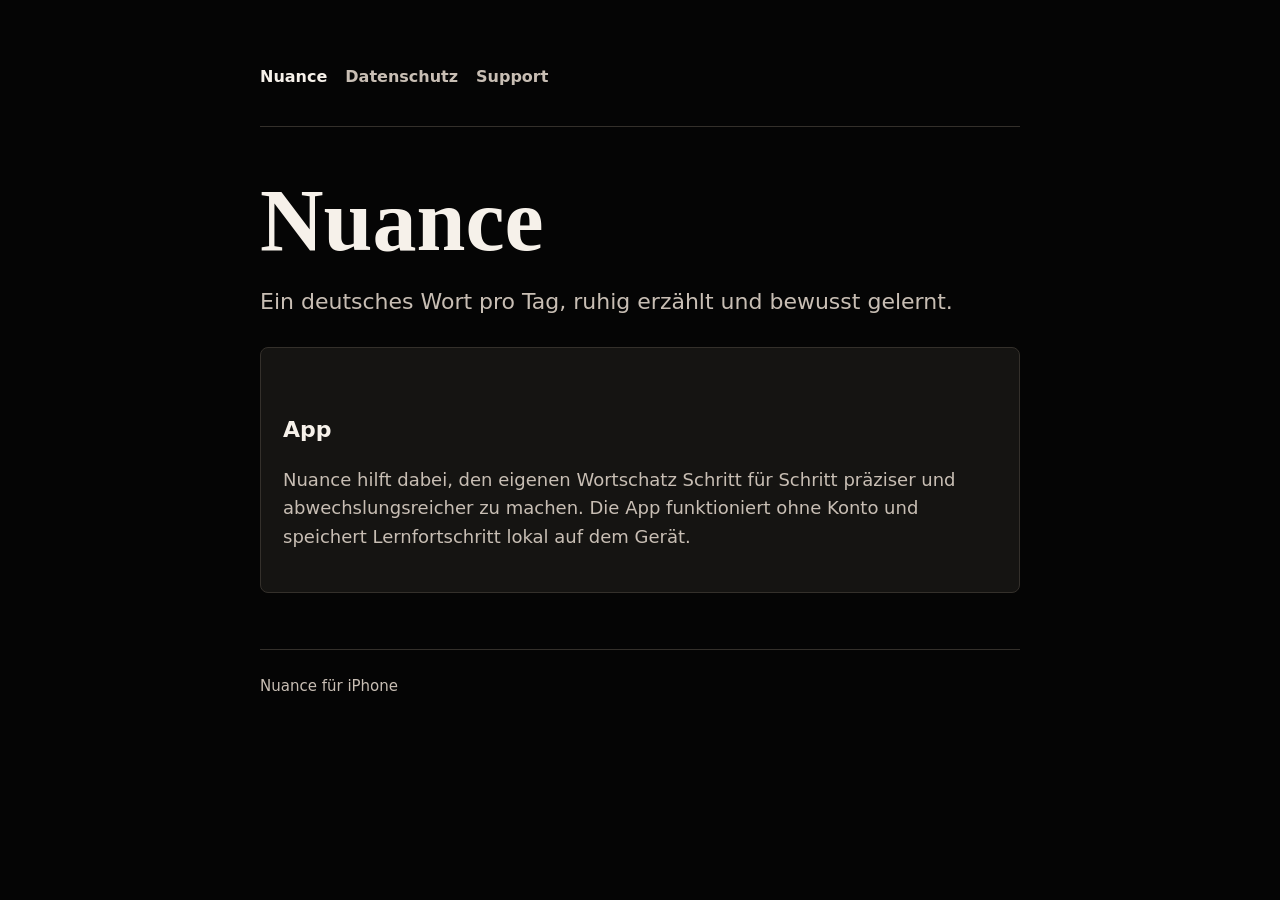
<file: index.html>
<!doctype html>
<html lang="de">
  <head>
    <meta charset="utf-8">
    <meta name="viewport" content="width=device-width, initial-scale=1">
    <title>Nuance</title>
    <meta name="description" content="Nuance ist eine iPhone-App für ein bewusstes deutsches Wort pro Tag.">
    <link rel="stylesheet" href="styles.css">
  </head>
  <body>
    <main class="page">
      <nav class="nav" aria-label="Navigation">
        <a href="index.html">Nuance</a>
        <a href="privacy.html">Datenschutz</a>
        <a href="support.html">Support</a>
      </nav>

      <h1>Nuance</h1>
      <p class="lead">Ein deutsches Wort pro Tag, ruhig erzählt und bewusst gelernt.</p>

      <section class="panel">
        <h2>App</h2>
        <p>Nuance hilft dabei, den eigenen Wortschatz Schritt für Schritt präziser und abwechslungsreicher zu machen. Die App funktioniert ohne Konto und speichert Lernfortschritt lokal auf dem Gerät.</p>
      </section>

      <footer>
        <span>Nuance für iPhone</span>
      </footer>
    </main>
  </body>
</html>
</file>
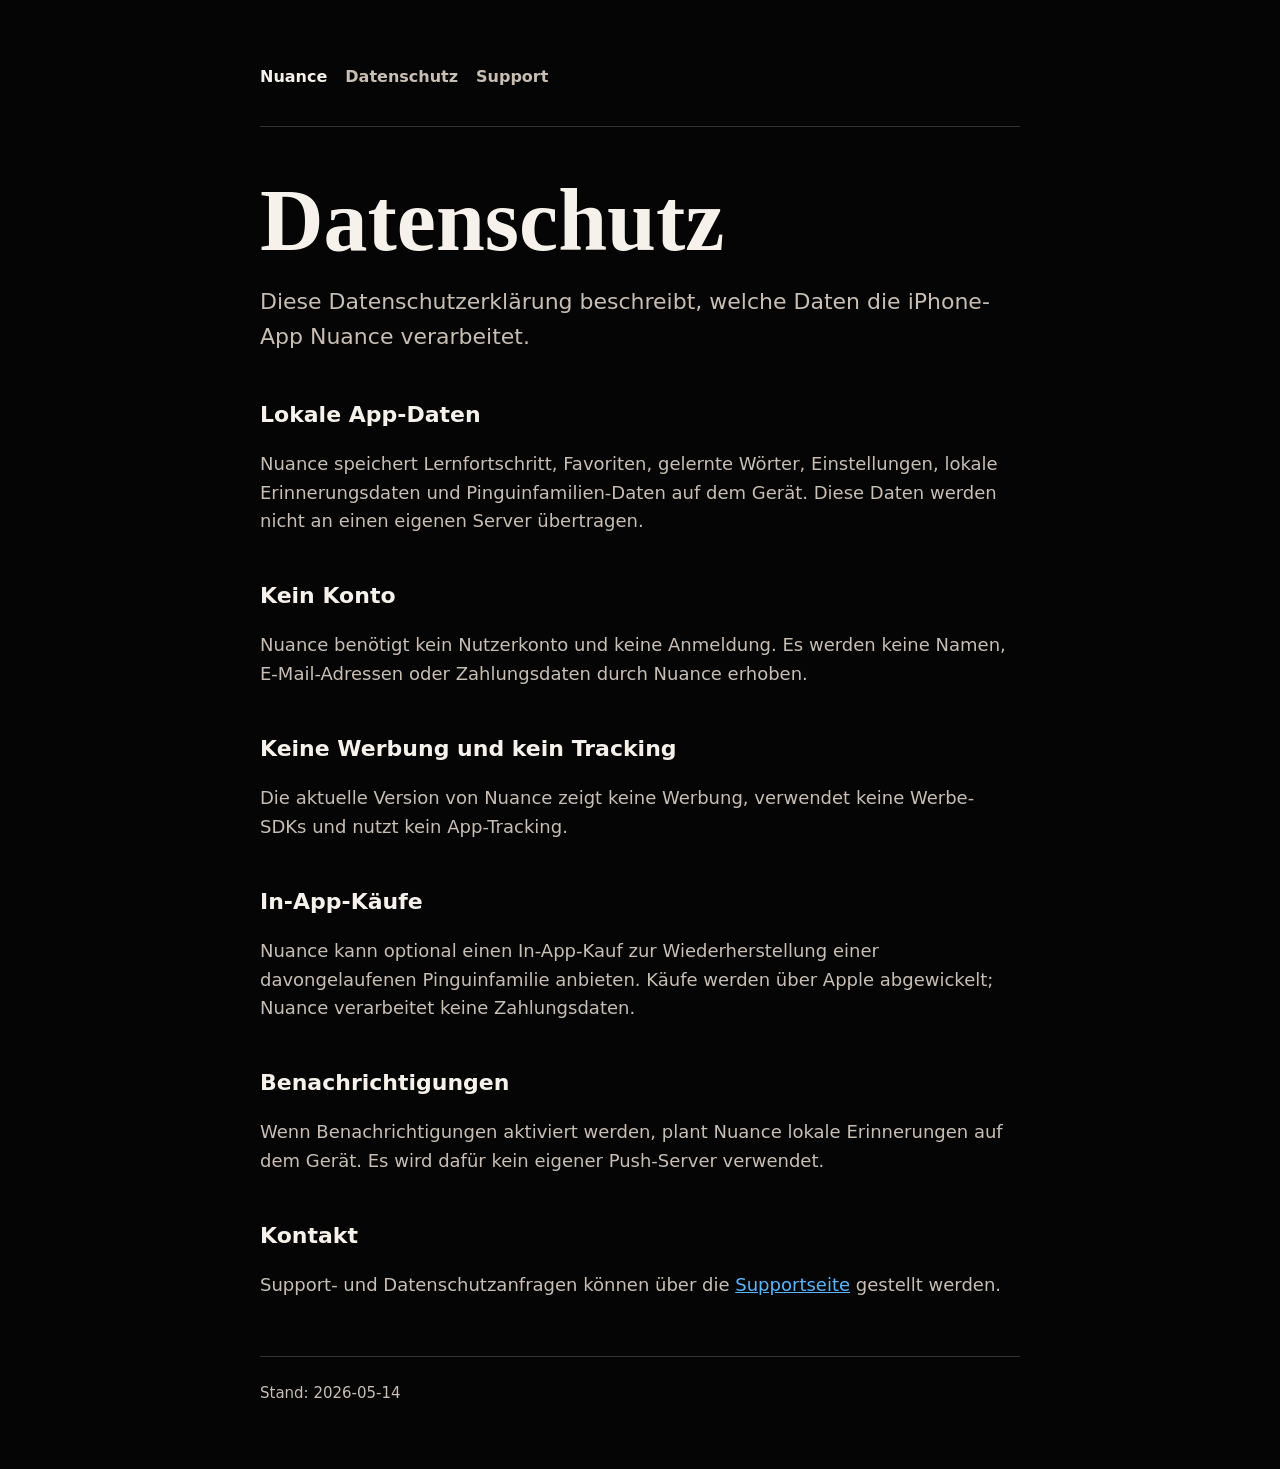
<file: privacy.html>
<!doctype html>
<html lang="de">
  <head>
    <meta charset="utf-8">
    <meta name="viewport" content="width=device-width, initial-scale=1">
    <title>Datenschutz | Nuance</title>
    <meta name="description" content="Datenschutzerklärung für die iPhone-App Nuance.">
    <link rel="stylesheet" href="styles.css">
  </head>
  <body>
    <main class="page">
      <nav class="nav" aria-label="Navigation">
        <a href="index.html">Nuance</a>
        <a href="privacy.html">Datenschutz</a>
        <a href="support.html">Support</a>
      </nav>

      <h1>Datenschutz</h1>
      <p class="lead">Diese Datenschutzerklärung beschreibt, welche Daten die iPhone-App Nuance verarbeitet.</p>

      <h2>Lokale App-Daten</h2>
      <p>Nuance speichert Lernfortschritt, Favoriten, gelernte Wörter, Einstellungen, lokale Erinnerungsdaten und Pinguinfamilien-Daten auf dem Gerät. Diese Daten werden nicht an einen eigenen Server übertragen.</p>

      <h2>Kein Konto</h2>
      <p>Nuance benötigt kein Nutzerkonto und keine Anmeldung. Es werden keine Namen, E-Mail-Adressen oder Zahlungsdaten durch Nuance erhoben.</p>

      <h2>Keine Werbung und kein Tracking</h2>
      <p>Die aktuelle Version von Nuance zeigt keine Werbung, verwendet keine Werbe-SDKs und nutzt kein App-Tracking.</p>

      <h2>In-App-Käufe</h2>
      <p>Nuance kann optional einen In-App-Kauf zur Wiederherstellung einer davongelaufenen Pinguinfamilie anbieten. Käufe werden über Apple abgewickelt; Nuance verarbeitet keine Zahlungsdaten.</p>

      <h2>Benachrichtigungen</h2>
      <p>Wenn Benachrichtigungen aktiviert werden, plant Nuance lokale Erinnerungen auf dem Gerät. Es wird dafür kein eigener Push-Server verwendet.</p>

      <h2>Kontakt</h2>
      <p>Support- und Datenschutzanfragen können über die <a href="support.html">Supportseite</a> gestellt werden.</p>

      <footer>
        <span>Stand: 2026-05-14</span>
      </footer>
    </main>
  </body>
</html>
</file>
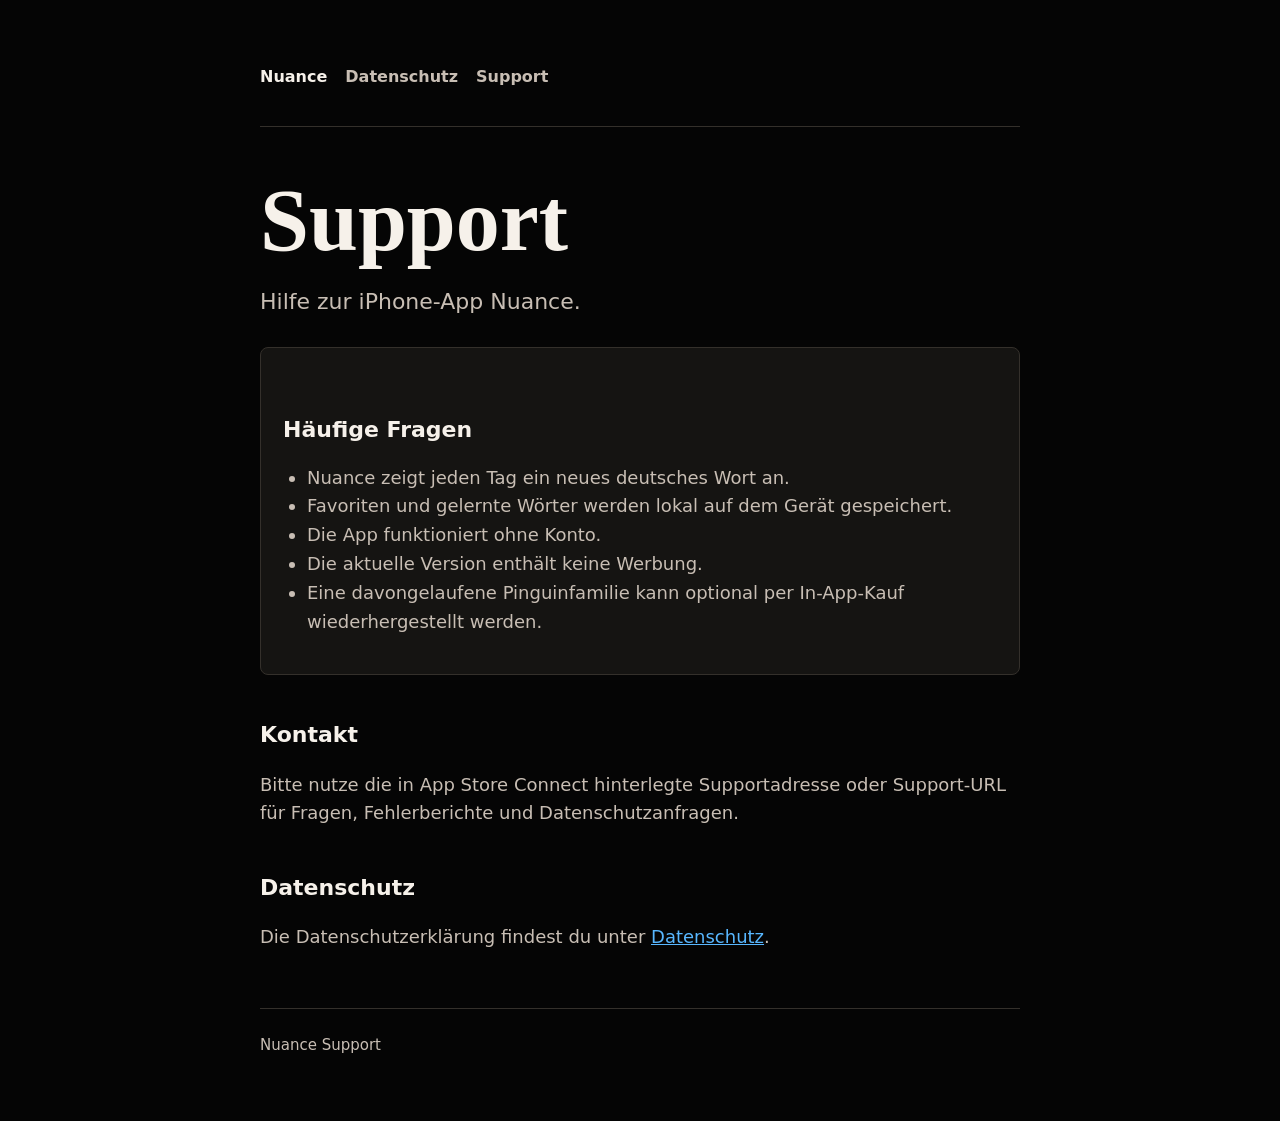
<file: support.html>
<!doctype html>
<html lang="de">
  <head>
    <meta charset="utf-8">
    <meta name="viewport" content="width=device-width, initial-scale=1">
    <title>Support | Nuance</title>
    <meta name="description" content="Supportseite für die iPhone-App Nuance.">
    <link rel="stylesheet" href="styles.css">
  </head>
  <body>
    <main class="page">
      <nav class="nav" aria-label="Navigation">
        <a href="index.html">Nuance</a>
        <a href="privacy.html">Datenschutz</a>
        <a href="support.html">Support</a>
      </nav>

      <h1>Support</h1>
      <p class="lead">Hilfe zur iPhone-App Nuance.</p>

      <section class="panel">
        <h2>Häufige Fragen</h2>
        <ul>
          <li>Nuance zeigt jeden Tag ein neues deutsches Wort an.</li>
          <li>Favoriten und gelernte Wörter werden lokal auf dem Gerät gespeichert.</li>
          <li>Die App funktioniert ohne Konto.</li>
          <li>Die aktuelle Version enthält keine Werbung.</li>
          <li>Eine davongelaufene Pinguinfamilie kann optional per In-App-Kauf wiederhergestellt werden.</li>
        </ul>
      </section>

      <h2>Kontakt</h2>
      <p>Bitte nutze die in App Store Connect hinterlegte Supportadresse oder Support-URL für Fragen, Fehlerberichte und Datenschutzanfragen.</p>

      <h2>Datenschutz</h2>
      <p>Die Datenschutzerklärung findest du unter <a href="privacy.html">Datenschutz</a>.</p>

      <footer>
        <span>Nuance Support</span>
      </footer>
    </main>
  </body>
</html>
</file>
<file: styles.css>
:root {
  color-scheme: dark;
  --background: #050505;
  --surface: #151412;
  --surface-light: #211f1c;
  --text: #f6f1ea;
  --muted: #c8beb4;
  --line: #34302b;
  --accent: #58b7ff;
}

* {
  box-sizing: border-box;
}

body {
  margin: 0;
  background: var(--background);
  color: var(--text);
  font-family: ui-sans-serif, system-ui, -apple-system, BlinkMacSystemFont, "Segoe UI", sans-serif;
  line-height: 1.6;
}

a {
  color: var(--accent);
}

.page {
  width: min(760px, calc(100% - 40px));
  margin: 0 auto;
  padding: 64px 0;
}

.nav {
  display: flex;
  gap: 18px;
  flex-wrap: wrap;
  padding-bottom: 36px;
  border-bottom: 1px solid var(--line);
}

.nav a {
  color: var(--muted);
  text-decoration: none;
  font-weight: 650;
}

.nav a:first-child {
  color: var(--text);
}

h1 {
  margin: 52px 0 16px;
  font-family: ui-serif, Georgia, "Times New Roman", serif;
  font-size: clamp(44px, 10vw, 88px);
  line-height: 0.95;
  letter-spacing: 0;
}

h2 {
  margin: 42px 0 12px;
  font-size: 22px;
  letter-spacing: 0;
}

p,
li {
  color: var(--muted);
  font-size: 18px;
}

ul {
  padding-left: 24px;
}

.lead {
  font-size: 22px;
}

.panel {
  margin-top: 28px;
  padding: 22px;
  border: 1px solid var(--line);
  border-radius: 8px;
  background: var(--surface);
}

.note {
  color: var(--muted);
  font-size: 15px;
}

footer {
  margin-top: 56px;
  padding-top: 24px;
  border-top: 1px solid var(--line);
  color: var(--muted);
  font-size: 15px;
}
</file>
